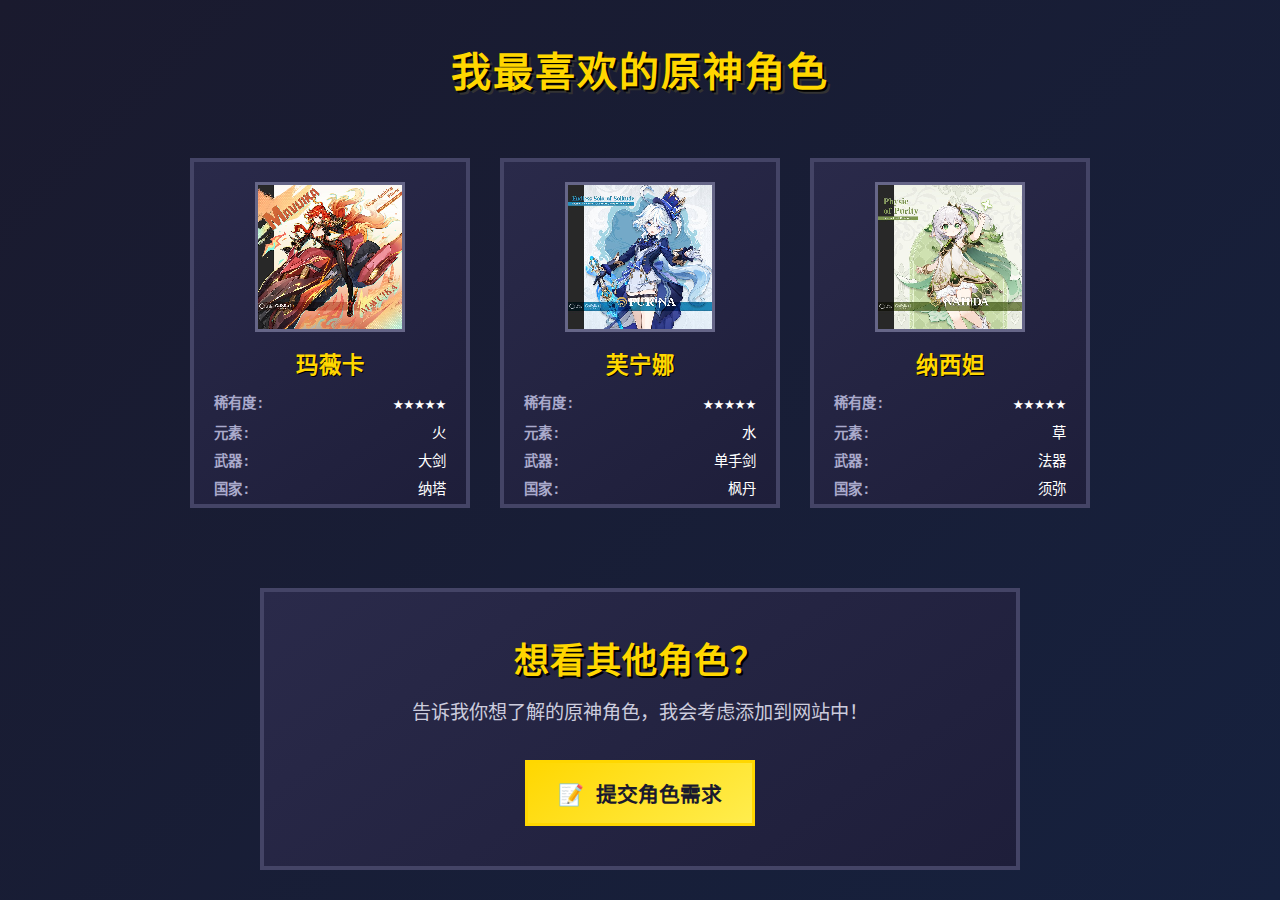
<file: index.html>
<!DOCTYPE html>
<html lang="zh-CN">
<head>
    <meta charset="UTF-8">
    <meta name="viewport" content="width=device-width, initial-scale=1.0">
    <title>原神角色介绍 - 像素风</title>
    <link rel="stylesheet" href="CSS/style.css">
    <link rel="stylesheet" href="CSS/form.css">
</head>
<body>
    <!-- 页面标题 -->
    <h1 class="page-title">我最喜欢的原神角色</h1>
    
    <!-- 角色卡片网格 -->
    <div class="character-grid">
        
        <!-- 玛薇卡卡片 -->
        <div class="character-card" onclick="window.location.href='mavuika.html'">
            <div class="character-image">
                <img src="images/mavuika.jpg" alt="玛薇卡">
            </div>
            <h2 class="character-name">玛薇卡</h2>
            <div class="character-info">
                <p>
                    <span class="label">稀有度:</span>
                    <span class="value rarity">★★★★★</span>
                </p>
                <p>
                    <span class="label">元素:</span>
                    <span class="value element-pyro">火</span>
                </p>
                <p>
                    <span class="label">武器:</span>
                    <span class="value">大剑</span>
                </p>
                <p>
                    <span class="label">国家:</span>
                    <span class="value">纳塔</span>
                </p>
            </div>
        </div>

        <!-- 芙宁娜卡片 -->
        <div class="character-card" onclick="window.location.href='furina.html'">
            <div class="character-image">
                <img src="images/furina.jpg" alt="芙宁娜">
            </div>
            <h2 class="character-name">芙宁娜</h2>
            <div class="character-info">
                <p>
                    <span class="label">稀有度:</span>
                    <span class="value rarity">★★★★★</span>
                </p>
                <p>
                    <span class="label">元素:</span>
                    <span class="value element-hydro">水</span>
                </p>
                <p>
                    <span class="label">武器:</span>
                    <span class="value">单手剑</span>
                </p>
                <p>
                    <span class="label">国家:</span>
                    <span class="value">枫丹</span>
                </p>
            </div>
        </div>

        <!-- 纳西妲卡片 -->
        <div class="character-card" onclick="window.location.href='nahida.html'">
            <div class="character-image">
                <img src="images/nahida.jpg" alt="纳西妲">
            </div>
            <h2 class="character-name">纳西妲</h2>
            <div class="character-info">
                <p>
                    <span class="label">稀有度:</span>
                    <span class="value rarity">★★★★★</span>
                </p>
                <p>
                    <span class="label">元素:</span>
                    <span class="value element-dendro">草</span>
                </p>
                <p>
                    <span class="label">武器:</span>
                    <span class="value">法器</span>
                </p>
                <p>
                    <span class="label">国家:</span>
                    <span class="value">须弥</span>
                </p>
            </div>
        </div>
        
    </div>

    <!-- 反馈入口区域 -->
    <div class="feedback-section">
        <div class="feedback-container">
            <h2 class="feedback-title">想看其他角色？</h2>
            <p class="feedback-subtitle">告诉我你想了解的原神角色，我会考虑添加到网站中！</p>
            <button class="feedback-button" onclick="window.location.href='feedback.html'">
                📝 提交角色需求
            </button>
        </div>
    </div>
</body>
</html>
</file>
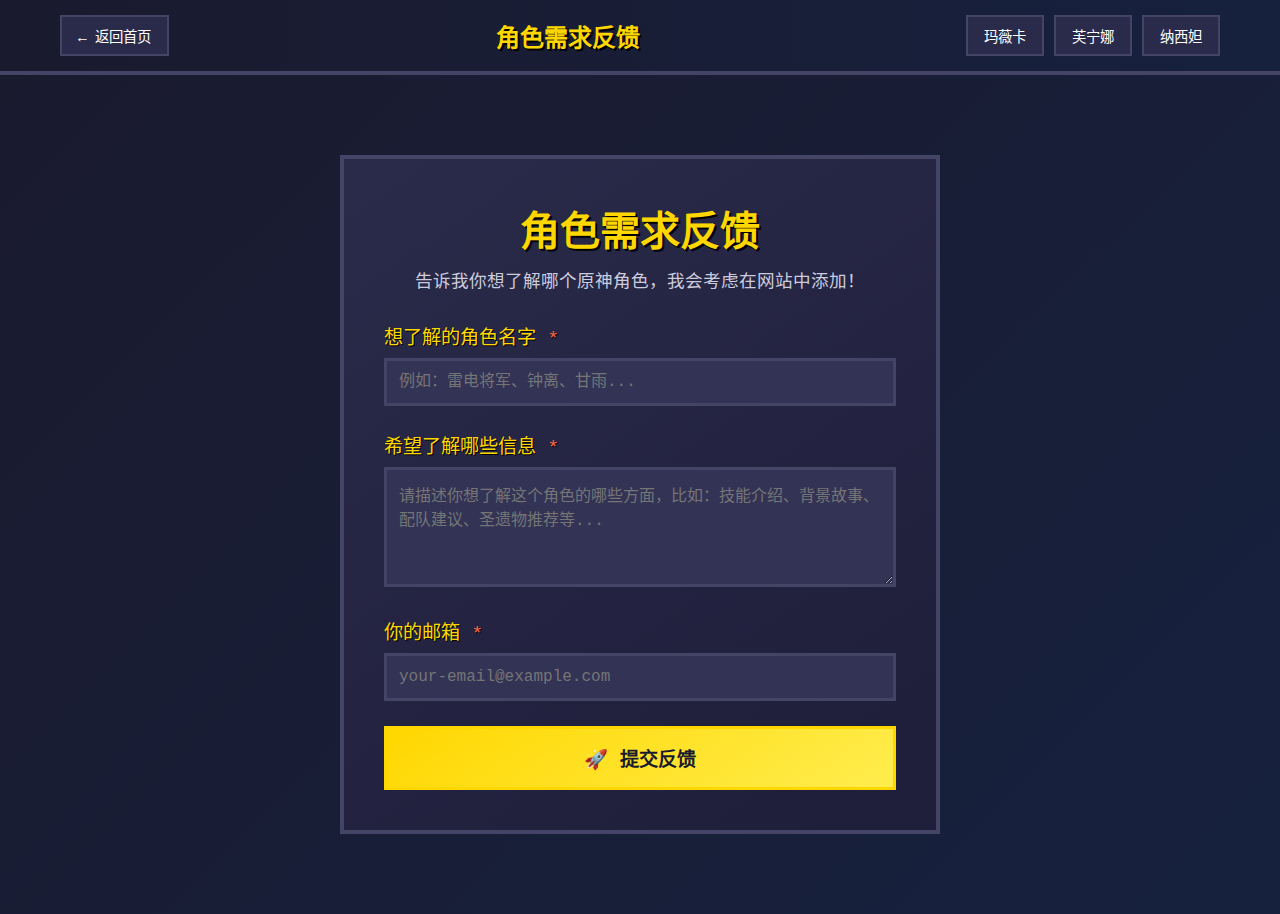
<file: feedback.html>
<!DOCTYPE html>
<html lang="zh-CN">
<head>
    <meta charset="UTF-8">
    <meta name="viewport" content="width=device-width, initial-scale=1.0">
    <title>角色需求反馈 - 原神角色介绍</title>
    <link rel="stylesheet" href="CSS/style.css">
    <link rel="stylesheet" href="CSS/detail.css">
    <link rel="stylesheet" href="CSS/form.css">
</head>
<body>
    <!-- 导航栏 -->
    <nav class="pixel-nav">
        <div class="nav-container">
            <button class="nav-button" onclick="window.location.href='index.html'">
                ← 返回首页
            </button>
            <div class="nav-title">角色需求反馈</div>
            <div class="nav-links">
                <button class="nav-button" onclick="window.location.href='mavuika.html'">玛薇卡</button>
                <button class="nav-button" onclick="window.location.href='furina.html'">芙宁娜</button>
                <button class="nav-button" onclick="window.location.href='nahida.html'">纳西妲</button>
            </div>
        </div>
    </nav>

    <!-- 主要内容区 -->
    <main class="character-detail">
        <div class="form-container">
            <h1 class="form-title">角色需求反馈</h1>
            <p class="form-subtitle">告诉我你想了解哪个原神角色，我会考虑在网站中添加！</p>
            
            <form id="feedbackForm">
                <!-- 角色名字 -->
                <div class="form-group">
                    <label for="characterName" class="form-label">
                        想了解的角色名字 <span class="required">*</span>
                    </label>
                    <input 
                        type="text" 
                        id="characterName" 
                        name="characterName" 
                        class="form-input" 
                        placeholder="例如：雷电将军、钟离、甘雨..."
                        required
                    >
                </div>

                <!-- 希望了解的信息 -->
                <div class="form-group">
                    <label for="description" class="form-label">
                        希望了解哪些信息 <span class="required">*</span>
                    </label>
                    <textarea 
                        id="description" 
                        name="description" 
                        class="form-textarea" 
                        placeholder="请描述你想了解这个角色的哪些方面，比如：技能介绍、背景故事、配队建议、圣遗物推荐等..."
                        required
                    ></textarea>
                </div>

                <!-- 用户邮箱 -->
                <div class="form-group">
                    <label for="email" class="form-label">
                        你的邮箱 <span class="required">*</span>
                    </label>
                    <input 
                        type="email" 
                        id="email" 
                        name="email" 
                        class="form-input" 
                        placeholder="your-email@example.com"
                        required
                    >
                </div>

                <!-- 提交按钮 -->
                <button type="submit" class="form-button" id="submitBtn">
                    🚀 提交反馈
                </button>
            </form>

            <!-- 加载提示 -->
            <div class="loading-text" id="loadingText">
                正在提交你的反馈...
            </div>

            <!-- 成功消息 -->
            <div class="success-message" id="successMessage">
                <h3>🎉 提交成功！</h3>
                <p>感谢你的反馈！我会认真考虑添加这个角色的介绍。</p>
                <button onclick="window.location.href='index.html'" style="margin-top: 15px; padding: 10px 20px; background: #ffffff; color: #4caf50; border: 2px solid #ffffff; cursor: pointer;">
                    返回首页
                </button>
            </div>

            <!-- 错误消息 -->
            <div class="error-message" id="errorMessage">
                <h3>❌ 提交失败</h3>
                <p>抱歉，提交过程中出现了错误。请稍后再试。</p>
                <button onclick="location.reload()" style="margin-top: 15px; padding: 10px 20px; background: #ffffff; color: #f44336; border: 2px solid #ffffff; cursor: pointer;">
                    重试
                </button>
            </div>
        </div>
    </main>

    <script>
        // 表单提交处理
        document.getElementById('feedbackForm').addEventListener('submit', async function(e) {
            e.preventDefault();
            
            // 获取表单数据
            const formData = {
                characterName: document.getElementById('characterName').value,
                description: document.getElementById('description').value,
                email: document.getElementById('email').value
            };
            
            // 显示加载状态
            document.getElementById('submitBtn').disabled = true;
            document.getElementById('submitBtn').textContent = '提交中...';
            document.getElementById('loadingText').style.display = 'block';
            
            try {
                // 发送到Google Apps Script
                const response = await fetch('https://script.google.com/macros/s/AKfycbx7NIBxbWLqKgG0RfN1i2PdlaVRrbtfz_iZvE0jBmyACNBk0mVPVLRtN2eal4VQdgb9/exec', {
                    method: 'POST',
                    mode: 'no-cors',
                    headers: {
                        'Content-Type': 'application/json',
                    },
                    body: JSON.stringify(formData)
                });
                
                // 显示成功消息
                document.getElementById('loadingText').style.display = 'none';
                document.getElementById('feedbackForm').style.display = 'none';
                document.getElementById('successMessage').style.display = 'block';
                
            } catch (error) {
                console.error('提交错误:', error);
                
                // 显示错误消息
                document.getElementById('loadingText').style.display = 'none';
                document.getElementById('submitBtn').disabled = false;
                document.getElementById('submitBtn').textContent = '🚀 提交反馈';
                document.getElementById('errorMessage').style.display = 'block';
            }
        });
    </script>
</body>
</html>
</file>
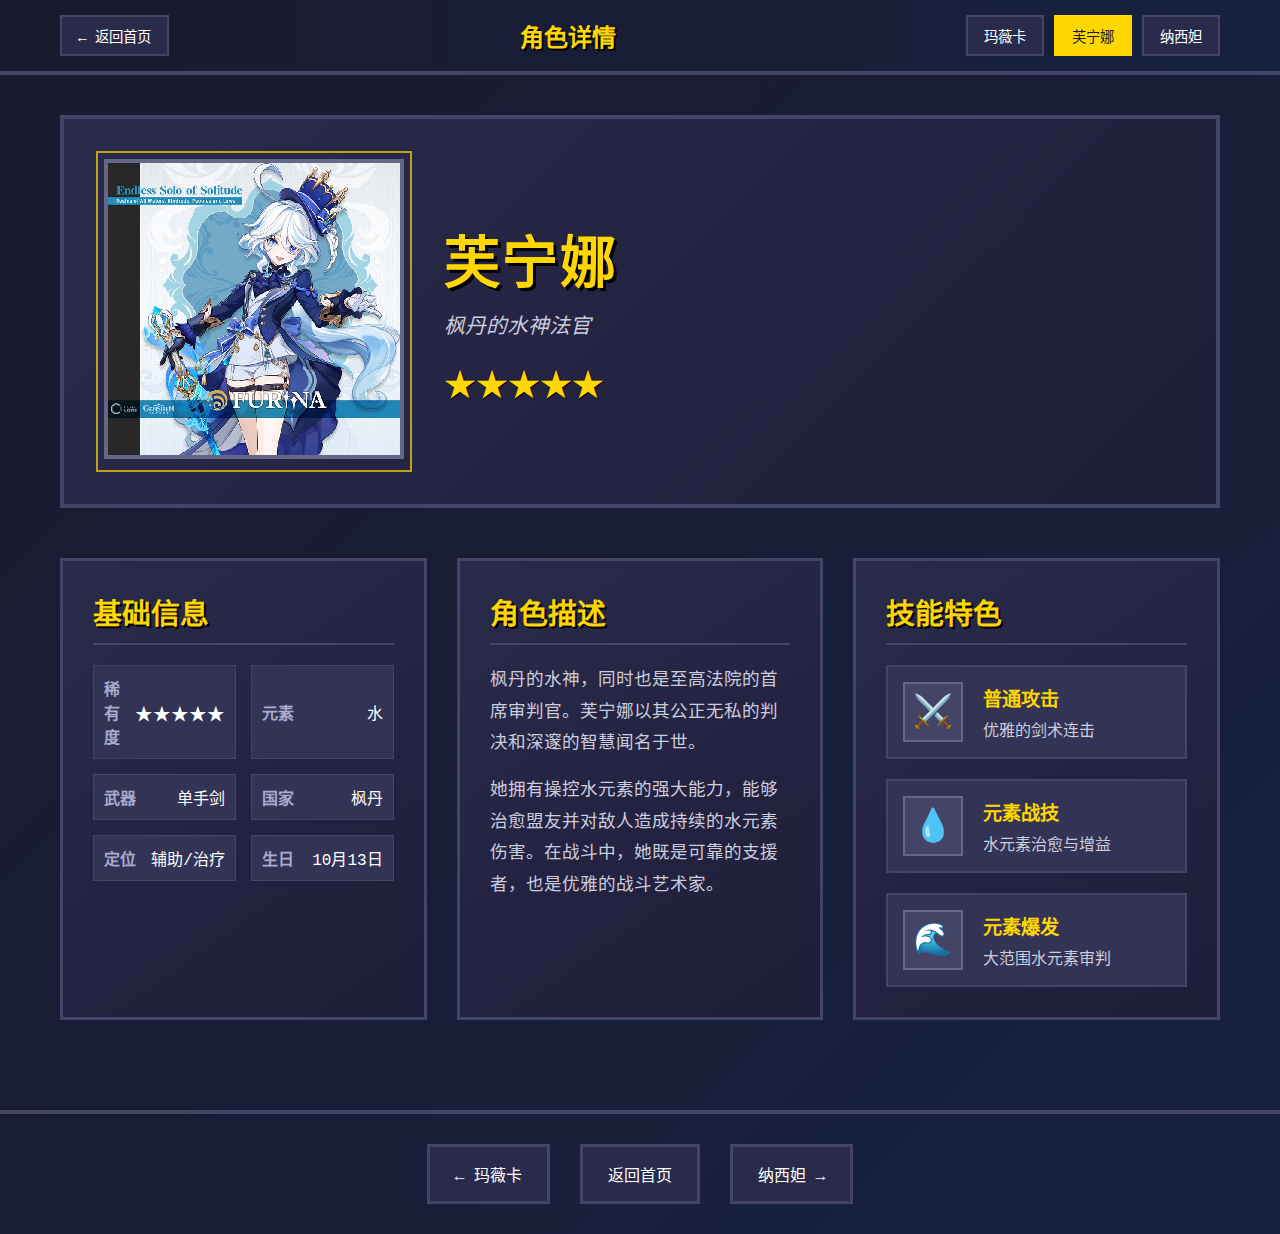
<file: furina.html>
<!DOCTYPE html>
<html lang="zh-CN">
<head>
    <meta charset="UTF-8">
    <meta name="viewport" content="width=device-width, initial-scale=1.0">
    <title>芙宁娜 - 原神角色介绍</title>
    <link rel="stylesheet" href="CSS/style.css">
    <link rel="stylesheet" href="CSS/detail.css">
</head>
<body>
    <!-- 导航栏 -->
    <nav class="pixel-nav">
        <div class="nav-container">
            <button class="nav-button" onclick="window.location.href='index.html'">
                ← 返回首页
            </button>
            <div class="nav-title">角色详情</div>
            <div class="nav-links">
                <button class="nav-button" onclick="window.location.href='mavuika.html'">玛薇卡</button>
                <button class="nav-button active">芙宁娜</button>
                <button class="nav-button" onclick="window.location.href='nahida.html'">纳西妲</button>
            </div>
        </div>
    </nav>

    <!-- 主要内容区 -->
    <main class="character-detail">
        <!-- 角色展示区 -->
        <section class="character-showcase">
            <div class="character-portrait">
                <img src="images/furina.jpg" alt="芙宁娜">
                <div class="portrait-border"></div>
            </div>
            
            <div class="character-header">
                <h1 class="character-title">芙宁娜</h1>
                <div class="character-subtitle">枫丹的水神法官</div>
                <div class="rarity-stars">★★★★★</div>
            </div>
        </section>

        <!-- 信息面板区 -->
        <section class="info-panels">
            <!-- 基础信息 -->
            <div class="info-panel">
                <h3 class="panel-title">基础信息</h3>
                <div class="info-grid">
                    <div class="info-item">
                        <span class="info-label">稀有度</span>
                        <span class="info-value rarity">★★★★★</span>
                    </div>
                    <div class="info-item">
                        <span class="info-label">元素</span>
                        <span class="info-value element-hydro">水</span>
                    </div>
                    <div class="info-item">
                        <span class="info-label">武器</span>
                        <span class="info-value">单手剑</span>
                    </div>
                    <div class="info-item">
                        <span class="info-label">国家</span>
                        <span class="info-value">枫丹</span>
                    </div>
                    <div class="info-item">
                        <span class="info-label">定位</span>
                        <span class="info-value">辅助/治疗</span>
                    </div>
                    <div class="info-item">
                        <span class="info-label">生日</span>
                        <span class="info-value">10月13日</span>
                    </div>
                </div>
            </div>

            <!-- 角色描述 -->
            <div class="info-panel">
                <h3 class="panel-title">角色描述</h3>
                <div class="character-description">
                    <p>枫丹的水神，同时也是至高法院的首席审判官。芙宁娜以其公正无私的判决和深邃的智慧闻名于世。</p>
                    <p>她拥有操控水元素的强大能力，能够治愈盟友并对敌人造成持续的水元素伤害。在战斗中，她既是可靠的支援者，也是优雅的战斗艺术家。</p>
                </div>
            </div>

            <!-- 技能预览 -->
            <div class="info-panel">
                <h3 class="panel-title">技能特色</h3>
                <div class="skills-preview">
                    <div class="skill-item">
                        <div class="skill-icon">⚔️</div>
                        <div class="skill-info">
                            <h4>普通攻击</h4>
                            <p>优雅的剑术连击</p>
                        </div>
                    </div>
                    <div class="skill-item">
                        <div class="skill-icon">💧</div>
                        <div class="skill-info">
                            <h4>元素战技</h4>
                            <p>水元素治愈与增益</p>
                        </div>
                    </div>
                    <div class="skill-item">
                        <div class="skill-icon">🌊</div>
                        <div class="skill-info">
                            <h4>元素爆发</h4>
                            <p>大范围水元素审判</p>
                        </div>
                    </div>
                </div>
            </div>
        </section>
    </main>

    <!-- 底部导航 -->
    <footer class="character-footer">
        <div class="footer-nav">
            <button class="footer-button" onclick="window.location.href='mavuika.html'">
                ← 玛薇卡
            </button>
            <button class="footer-button" onclick="window.location.href='index.html'">
                返回首页
            </button>
            <button class="footer-button" onclick="window.location.href='nahida.html'">
                纳西妲 →
            </button>
        </div>
    </footer>
</body>
</html>
</file>
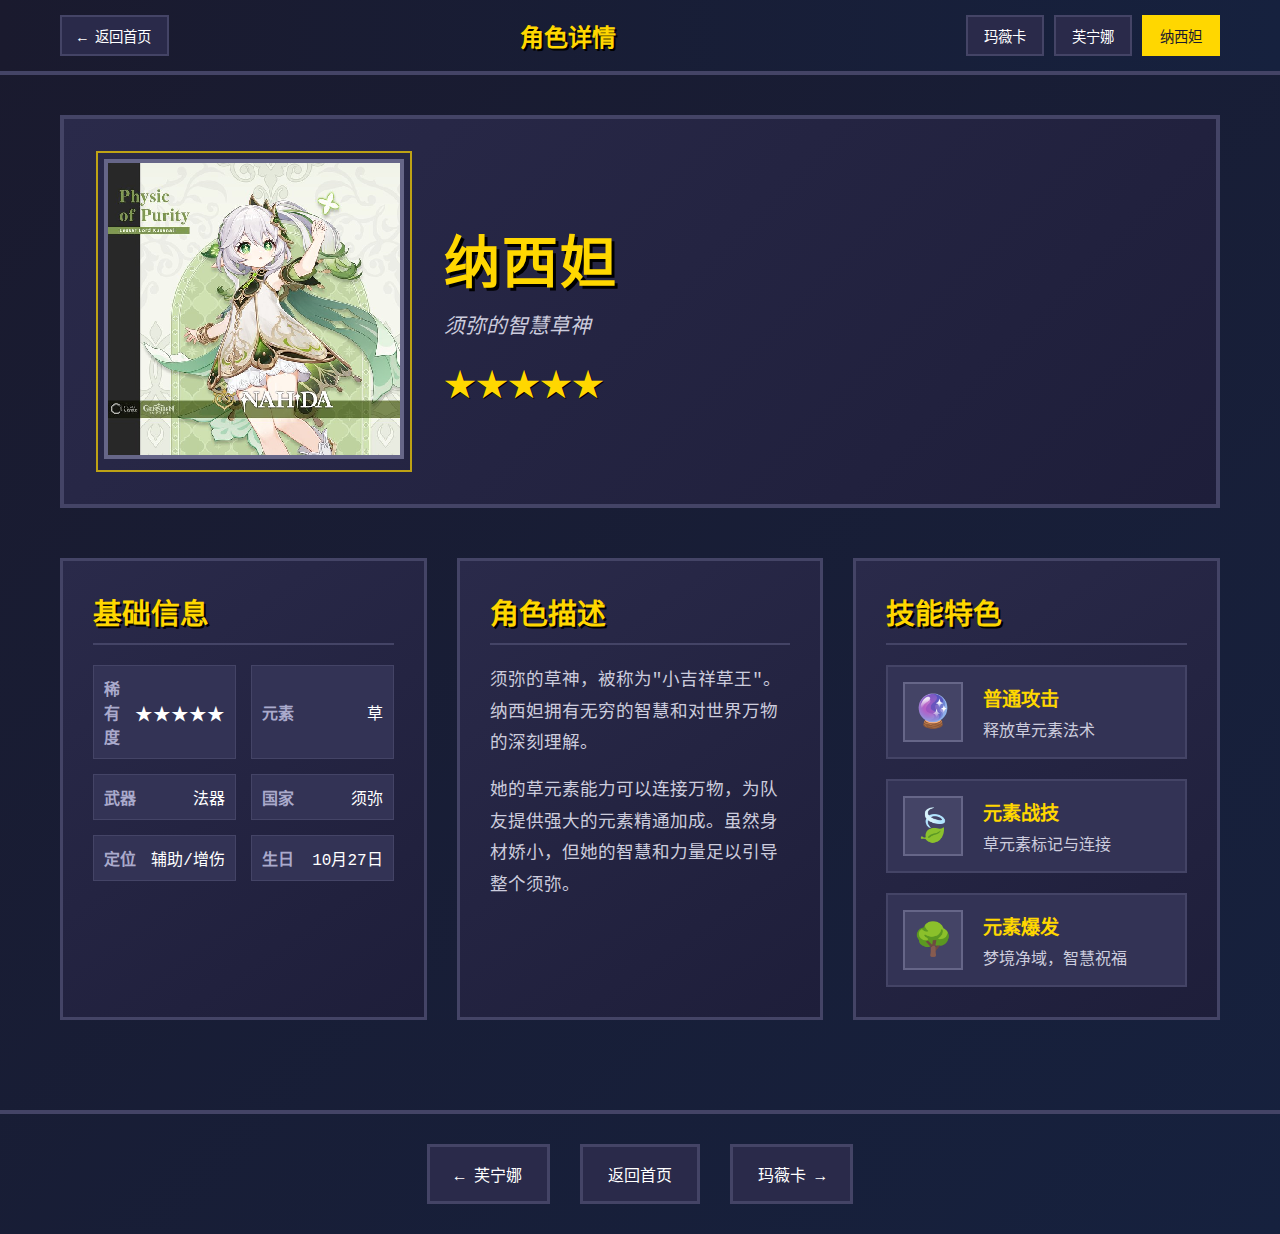
<file: nahida.html>
<!DOCTYPE html>
<html lang="zh-CN">
<head>
    <meta charset="UTF-8">
    <meta name="viewport" content="width=device-width, initial-scale=1.0">
    <title>纳西妲 - 原神角色介绍</title>
    <link rel="stylesheet" href="CSS/style.css">
    <link rel="stylesheet" href="CSS/detail.css">
</head>
<body>
    <!-- 导航栏 -->
    <nav class="pixel-nav">
        <div class="nav-container">
            <button class="nav-button" onclick="window.location.href='index.html'">
                ← 返回首页
            </button>
            <div class="nav-title">角色详情</div>
            <div class="nav-links">
                <button class="nav-button" onclick="window.location.href='mavuika.html'">玛薇卡</button>
                <button class="nav-button" onclick="window.location.href='furina.html'">芙宁娜</button>
                <button class="nav-button active">纳西妲</button>
            </div>
        </div>
    </nav>

    <!-- 主要内容区 -->
    <main class="character-detail">
        <!-- 角色展示区 -->
        <section class="character-showcase">
            <div class="character-portrait">
                <img src="images/nahida.jpg" alt="纳西妲">
                <div class="portrait-border"></div>
            </div>
            
            <div class="character-header">
                <h1 class="character-title">纳西妲</h1>
                <div class="character-subtitle">须弥的智慧草神</div>
                <div class="rarity-stars">★★★★★</div>
            </div>
        </section>

        <!-- 信息面板区 -->
        <section class="info-panels">
            <!-- 基础信息 -->
            <div class="info-panel">
                <h3 class="panel-title">基础信息</h3>
                <div class="info-grid">
                    <div class="info-item">
                        <span class="info-label">稀有度</span>
                        <span class="info-value rarity">★★★★★</span>
                    </div>
                    <div class="info-item">
                        <span class="info-label">元素</span>
                        <span class="info-value element-dendro">草</span>
                    </div>
                    <div class="info-item">
                        <span class="info-label">武器</span>
                        <span class="info-value">法器</span>
                    </div>
                    <div class="info-item">
                        <span class="info-label">国家</span>
                        <span class="info-value">须弥</span>
                    </div>
                    <div class="info-item">
                        <span class="info-label">定位</span>
                        <span class="info-value">辅助/增伤</span>
                    </div>
                    <div class="info-item">
                        <span class="info-label">生日</span>
                        <span class="info-value">10月27日</span>
                    </div>
                </div>
            </div>

            <!-- 角色描述 -->
            <div class="info-panel">
                <h3 class="panel-title">角色描述</h3>
                <div class="character-description">
                    <p>须弥的草神，被称为"小吉祥草王"。纳西妲拥有无穷的智慧和对世界万物的深刻理解。</p>
                    <p>她的草元素能力可以连接万物，为队友提供强大的元素精通加成。虽然身材娇小，但她的智慧和力量足以引导整个须弥。</p>
                </div>
            </div>

            <!-- 技能预览 -->
            <div class="info-panel">
                <h3 class="panel-title">技能特色</h3>
                <div class="skills-preview">
                    <div class="skill-item">
                        <div class="skill-icon">🔮</div>
                        <div class="skill-info">
                            <h4>普通攻击</h4>
                            <p>释放草元素法术</p>
                        </div>
                    </div>
                    <div class="skill-item">
                        <div class="skill-icon">🍃</div>
                        <div class="skill-info">
                            <h4>元素战技</h4>
                            <p>草元素标记与连接</p>
                        </div>
                    </div>
                    <div class="skill-item">
                        <div class="skill-icon">🌳</div>
                        <div class="skill-info">
                            <h4>元素爆发</h4>
                            <p>梦境净域，智慧祝福</p>
                        </div>
                    </div>
                </div>
            </div>
        </section>
    </main>

    <!-- 底部导航 -->
    <footer class="character-footer">
        <div class="footer-nav">
            <button class="footer-button" onclick="window.location.href='furina.html'">
                ← 芙宁娜
            </button>
            <button class="footer-button" onclick="window.location.href='index.html'">
                返回首页
            </button>
            <button class="footer-button" onclick="window.location.href='mavuika.html'">
                玛薇卡 →
            </button>
        </div>
    </footer>
</body>
</html>
</file>
<file: CSS/style.css>
/* 像素风全局样式 */
* {
    margin: 0;
    padding: 0;
    box-sizing: border-box;
}

body {
    font-family: 'Courier New', monospace; /* 像素风字体 */
    background: linear-gradient(135deg, #1a1a2e, #16213e); /* 深色渐变背景 */
    color: #ffffff;
    min-height: 100vh;
    image-rendering: pixelated; /* 保持像素化效果 */
}

/* 页面标题样式 */
.page-title {
    text-align: center;
    padding: 40px 20px;
    font-size: 2.5rem;
    color: #ffd700; /* 金色标题 */
    text-shadow: 
        2px 2px 0px #000000,
        4px 4px 0px #333333; /* 像素风阴影 */
    letter-spacing: 2px;
}

/* 角色卡片容器 */
.character-grid {
    display: flex;
    justify-content: center;
    align-items: center;
    flex-wrap: wrap;
    gap: 30px;
    padding: 20px;
    max-width: 1200px;
    margin: 0 auto;
}

/* 单个角色卡片 */
.character-card {
    width: 280px;
    height: 350px;
    background: linear-gradient(145deg, #2a2a4a, #1e1e3a);
    border: 4px solid #444466; /* 像素风边框 */
    border-radius: 0; /* 无圆角，保持像素风 */
    padding: 20px;
    text-align: center;
    transition: transform 0.2s ease, box-shadow 0.2s ease;
    cursor: pointer;
    position: relative;
    overflow: hidden;
}

/* 卡片悬停效果 */
.character-card:hover {
    transform: translateY(-8px) scale(1.05);
    border-color: #ffd700;
    box-shadow: 
        0 8px 16px rgba(255, 215, 0, 0.3),
        inset 0 0 20px rgba(255, 215, 0, 0.1);
}

/* 角色立绘图片 */
.character-image {
    width: 150px;
    height: 150px;
    border: 3px solid #666688;
    margin: 0 auto 15px;
    background: #333355;
    display: flex;
    align-items: center;
    justify-content: center;
    overflow: hidden;
}

.character-image img {
    width: 100%;
    height: 100%;
    object-fit: cover;
    image-rendering: pixelated; /* 保持像素化 */
}

/* 角色名称 */
.character-name {
    font-size: 1.4rem;
    color: #ffd700;
    margin-bottom: 10px;
    text-shadow: 1px 1px 0px #000000;
    letter-spacing: 1px;
}

/* 角色信息 */
.character-info {
    font-size: 0.9rem;
    line-height: 1.6;
    color: #ccccdd;
}

.character-info p {
    margin-bottom: 5px;
    display: flex;
    justify-content: space-between;
    align-items: center;
}

.character-info .label {
    color: #aaaacc;
    font-weight: bold;
}

.character-info .value {
    color: #ffffff;
    font-weight: normal;
}

/* 元素样式 */
.element-pyro { color: #ff6b47; }
.element-hydro { color: #4a90e2; }
.element-dendro { color: #7cb342; }

/* 稀有度星星 */
.rarity {
    color: #ffd700;
    font-size: 1.1rem;
}

/* 响应式设计 */
@media (max-width: 768px) {
    .page-title {
        font-size: 2rem;
        padding: 20px 10px;
    }
    
    .character-grid {
        gap: 20px;
        padding: 10px;
    }
    
    .character-card {
        width: 250px;
        height: 320px;
    }
    
    .character-image {
        width: 120px;
        height: 120px;
    }
}
</file>
<file: CSS/form.css>
/* 表单和反馈功能专用样式 */

/* 表单容器样式 */
.form-container {
    max-width: 600px;
    margin: 40px auto;
    background: linear-gradient(145deg, #2a2a4a, #1e1e3a);
    border: 4px solid #444466;
    padding: 40px;
}

.form-title {
    text-align: center;
    font-size: 2.5rem;
    color: #ffd700;
    margin-bottom: 10px;
    text-shadow: 2px 2px 0px #000000;
}

.form-subtitle {
    text-align: center;
    color: #ccccdd;
    margin-bottom: 30px;
    font-size: 1.1rem;
}

/* 表单字段样式 */
.form-group {
    margin-bottom: 25px;
}

.form-label {
    display: block;
    color: #ffd700;
    font-size: 1.2rem;
    margin-bottom: 8px;
    text-shadow: 1px 1px 0px #000000;
}

.form-input, .form-textarea {
    width: 100%;
    padding: 12px;
    background: #333355;
    border: 3px solid #444466;
    color: #ffffff;
    font-family: 'Courier New', monospace;
    font-size: 1rem;
}

.form-input:focus, .form-textarea:focus {
    outline: none;
    border-color: #ffd700;
    box-shadow: 0 0 10px rgba(255, 215, 0, 0.3);
}

.form-textarea {
    height: 120px;
    resize: vertical;
}

/* 表单按钮样式 */
.form-button {
    width: 100%;
    padding: 15px;
    background: linear-gradient(145deg, #ffd700, #ffed4e);
    color: #1a1a2e;
    border: 3px solid #ffd700;
    font-family: 'Courier New', monospace;
    font-size: 1.2rem;
    font-weight: bold;
    cursor: pointer;
    transition: all 0.2s ease;
}

.form-button:hover {
    background: linear-gradient(145deg, #ffed4e, #ffd700);
    transform: translateY(-2px);
    box-shadow: 0 4px 8px rgba(255, 215, 0, 0.4);
}

.form-button:disabled {
    background: #666666;
    color: #999999;
    cursor: not-allowed;
    transform: none;
    box-shadow: none;
}

/* 状态提示样式 */
.loading-text {
    text-align: center;
    color: #ffd700;
    margin-top: 20px;
    display: none;
}

.success-message {
    background: linear-gradient(145deg, #4caf50, #45a049);
    color: white;
    padding: 20px;
    text-align: center;
    border: 3px solid #4caf50;
    margin-top: 20px;
    display: none;
}

.error-message {
    background: linear-gradient(145deg, #f44336, #da190b);
    color: white;
    padding: 20px;
    text-align: center;
    border: 3px solid #f44336;
    margin-top: 20px;
    display: none;
}

.required {
    color: #ff6b47;
}

/* 首页反馈区域样式 */
.feedback-section {
    max-width: 800px;
    margin: 60px auto 40px;
    padding: 0 20px;
}

.feedback-container {
    background: linear-gradient(145deg, #2a2a4a, #1e1e3a);
    border: 4px solid #444466;
    padding: 40px;
    text-align: center;
    position: relative;
    overflow: hidden;
}

.feedback-container::before {
    content: '';
    position: absolute;
    top: -2px;
    left: -2px;
    right: -2px;
    bottom: -2px;
    background: linear-gradient(45deg, #ffd700, #ffed4e, #ffd700);
    z-index: -1;
    opacity: 0.3;
}

.feedback-title {
    font-size: 2.2rem;
    color: #ffd700;
    margin-bottom: 15px;
    text-shadow: 2px 2px 0px #000000;
    letter-spacing: 1px;
}

.feedback-subtitle {
    font-size: 1.2rem;
    color: #ccccdd;
    margin-bottom: 30px;
    line-height: 1.6;
}

.feedback-button {
    background: linear-gradient(145deg, #ffd700, #ffed4e);
    color: #1a1a2e;
    border: 3px solid #ffd700;
    padding: 15px 30px;
    font-family: 'Courier New', monospace;
    font-size: 1.3rem;
    font-weight: bold;
    cursor: pointer;
    transition: all 0.3s ease;
    text-shadow: none;
}

.feedback-button:hover {
    background: linear-gradient(145deg, #ffed4e, #ffd700);
    transform: translateY(-5px) scale(1.05);
    box-shadow: 
        0 8px 16px rgba(255, 215, 0, 0.4),
        0 0 20px rgba(255, 215, 0, 0.3);
}

/* 响应式设计 */
@media (max-width: 768px) {
    .form-container {
        padding: 25px;
        margin: 20px auto;
    }

    .form-title {
        font-size: 2rem;
    }

    .form-subtitle {
        font-size: 1rem;
    }

    .feedback-section {
        margin: 40px auto 20px;
    }

    .feedback-container {
        padding: 25px;
    }

    .feedback-title {
        font-size: 1.8rem;
    }

    .feedback-subtitle {
        font-size: 1rem;
    }

    .feedback-button {
        font-size: 1.1rem;
        padding: 12px 25px;
    }
}
</file>
<file: CSS/detail.css>
/* 详情页专用样式 */

/* 导航栏样式 */
.pixel-nav {
    background: linear-gradient(90deg, #1a1a2e, #16213e);
    border-bottom: 4px solid #444466;
    padding: 15px 0;
    position: sticky;
    top: 0;
    z-index: 100;
}

.nav-container {
    max-width: 1200px;
    margin: 0 auto;
    display: flex;
    justify-content: space-between;
    align-items: center;
    padding: 0 20px;
}

.nav-title {
    color: #ffd700;
    font-size: 1.5rem;
    font-weight: bold;
    text-shadow: 2px 2px 0px #000000;
}

.nav-links {
    display: flex;
    gap: 10px;
}

.nav-button {
    background: #2a2a4a;
    color: #ffffff;
    border: 2px solid #444466;
    padding: 8px 16px;
    font-family: 'Courier New', monospace;
    font-size: 0.9rem;
    cursor: pointer;
    transition: all 0.2s ease;
}

.nav-button:hover {
    background: #3a3a5a;
    border-color: #ffd700;
    color: #ffd700;
}

.nav-button.active {
    background: #ffd700;
    color: #1a1a2e;
    border-color: #ffd700;
}

/* 角色详情主容器 */
.character-detail {
    max-width: 1200px;
    margin: 0 auto;
    padding: 40px 20px;
}

/* 角色展示区 */
.character-showcase {
    display: flex;
    align-items: center;
    gap: 40px;
    margin-bottom: 50px;
    background: linear-gradient(135deg, #2a2a4a, #1e1e3a);
    border: 4px solid #444466;
    padding: 40px;
}

.character-portrait {
    position: relative;
    flex-shrink: 0;
}

.character-portrait img {
    width: 300px;
    height: 300px;
    object-fit: cover;
    border: 4px solid #666688;
    image-rendering: pixelated;
}

.portrait-border {
    position: absolute;
    top: -8px;
    left: -8px;
    right: -8px;
    bottom: -8px;
    border: 2px solid #ffd700;
    opacity: 0.7;
    pointer-events: none;
}

.character-header {
    flex: 1;
}

.character-title {
    font-size: 3.5rem;
    color: #ffd700;
    margin-bottom: 10px;
    text-shadow: 3px 3px 0px #000000;
    letter-spacing: 2px;
}

.character-subtitle {
    font-size: 1.3rem;
    color: #ccccdd;
    margin-bottom: 20px;
    font-style: italic;
}

.rarity-stars {
    font-size: 2rem;
    color: #ffd700;
    text-shadow: 1px 1px 0px #000000;
}

/* 信息面板区 */
.info-panels {
    display: grid;
    grid-template-columns: repeat(auto-fit, minmax(350px, 1fr));
    gap: 30px;
}

.info-panel {
    background: linear-gradient(145deg, #2a2a4a, #1e1e3a);
    border: 3px solid #444466;
    padding: 30px;
}

.panel-title {
    font-size: 1.8rem;
    color: #ffd700;
    margin-bottom: 20px;
    text-shadow: 2px 2px 0px #000000;
    border-bottom: 2px solid #444466;
    padding-bottom: 10px;
}

/* 基础信息网格 */
.info-grid {
    display: grid;
    grid-template-columns: 1fr 1fr;
    gap: 15px;
}

.info-item {
    display: flex;
    justify-content: space-between;
    align-items: center;
    padding: 10px;
    background: #333355;
    border: 1px solid #444466;
}

.info-label {
    color: #aaaacc;
    font-weight: bold;
}

.info-value {
    color: #ffffff;
    font-weight: normal;
}

/* 角色描述 */
.character-description p {
    margin-bottom: 15px;
    line-height: 1.8;
    color: #ccccdd;
    font-size: 1.1rem;
}

/* 技能预览 */
.skills-preview {
    display: flex;
    flex-direction: column;
    gap: 20px;
}

.skill-item {
    display: flex;
    align-items: center;
    gap: 20px;
    padding: 15px;
    background: #333355;
    border: 2px solid #444466;
    transition: border-color 0.2s ease;
}

.skill-item:hover {
    border-color: #ffd700;
}

.skill-icon {
    font-size: 2rem;
    width: 60px;
    height: 60px;
    display: flex;
    align-items: center;
    justify-content: center;
    background: #444466;
    border: 2px solid #666688;
}

.skill-info h4 {
    color: #ffd700;
    margin-bottom: 5px;
    font-size: 1.2rem;
}

.skill-info p {
    color: #ccccdd;
    margin: 0;
}

/* 底部导航 */
.character-footer {
    margin-top: 50px;
    padding: 30px 0;
    border-top: 4px solid #444466;
}

.footer-nav {
    display: flex;
    justify-content: center;
    gap: 30px;
}

.footer-button {
    background: #2a2a4a;
    color: #ffffff;
    border: 3px solid #444466;
    padding: 15px 25px;
    font-family: 'Courier New', monospace;
    font-size: 1rem;
    cursor: pointer;
    transition: all 0.2s ease;
    min-width: 120px;
}

.footer-button:hover {
    background: #3a3a5a;
    border-color: #ffd700;
    color: #ffd700;
    transform: translateY(-2px);
}

/* 响应式设计 */
@media (max-width: 768px) {
    .nav-container {
        flex-direction: column;
        gap: 15px;
    }
    
    .nav-links {
        flex-wrap: wrap;
        justify-content: center;
    }
    
    .character-showcase {
        flex-direction: column;
        text-align: center;
        gap: 20px;
        padding: 20px;
    }
    
    .character-portrait img {
        width: 200px;
        height: 200px;
    }
    
    .character-title {
        font-size: 2.5rem;
    }
    
    .info-panels {
        grid-template-columns: 1fr;
    }
    
    .info-grid {
        grid-template-columns: 1fr;
    }
    
    .footer-nav {
        flex-direction: column;
        align-items: center;
    }
}
</file>
